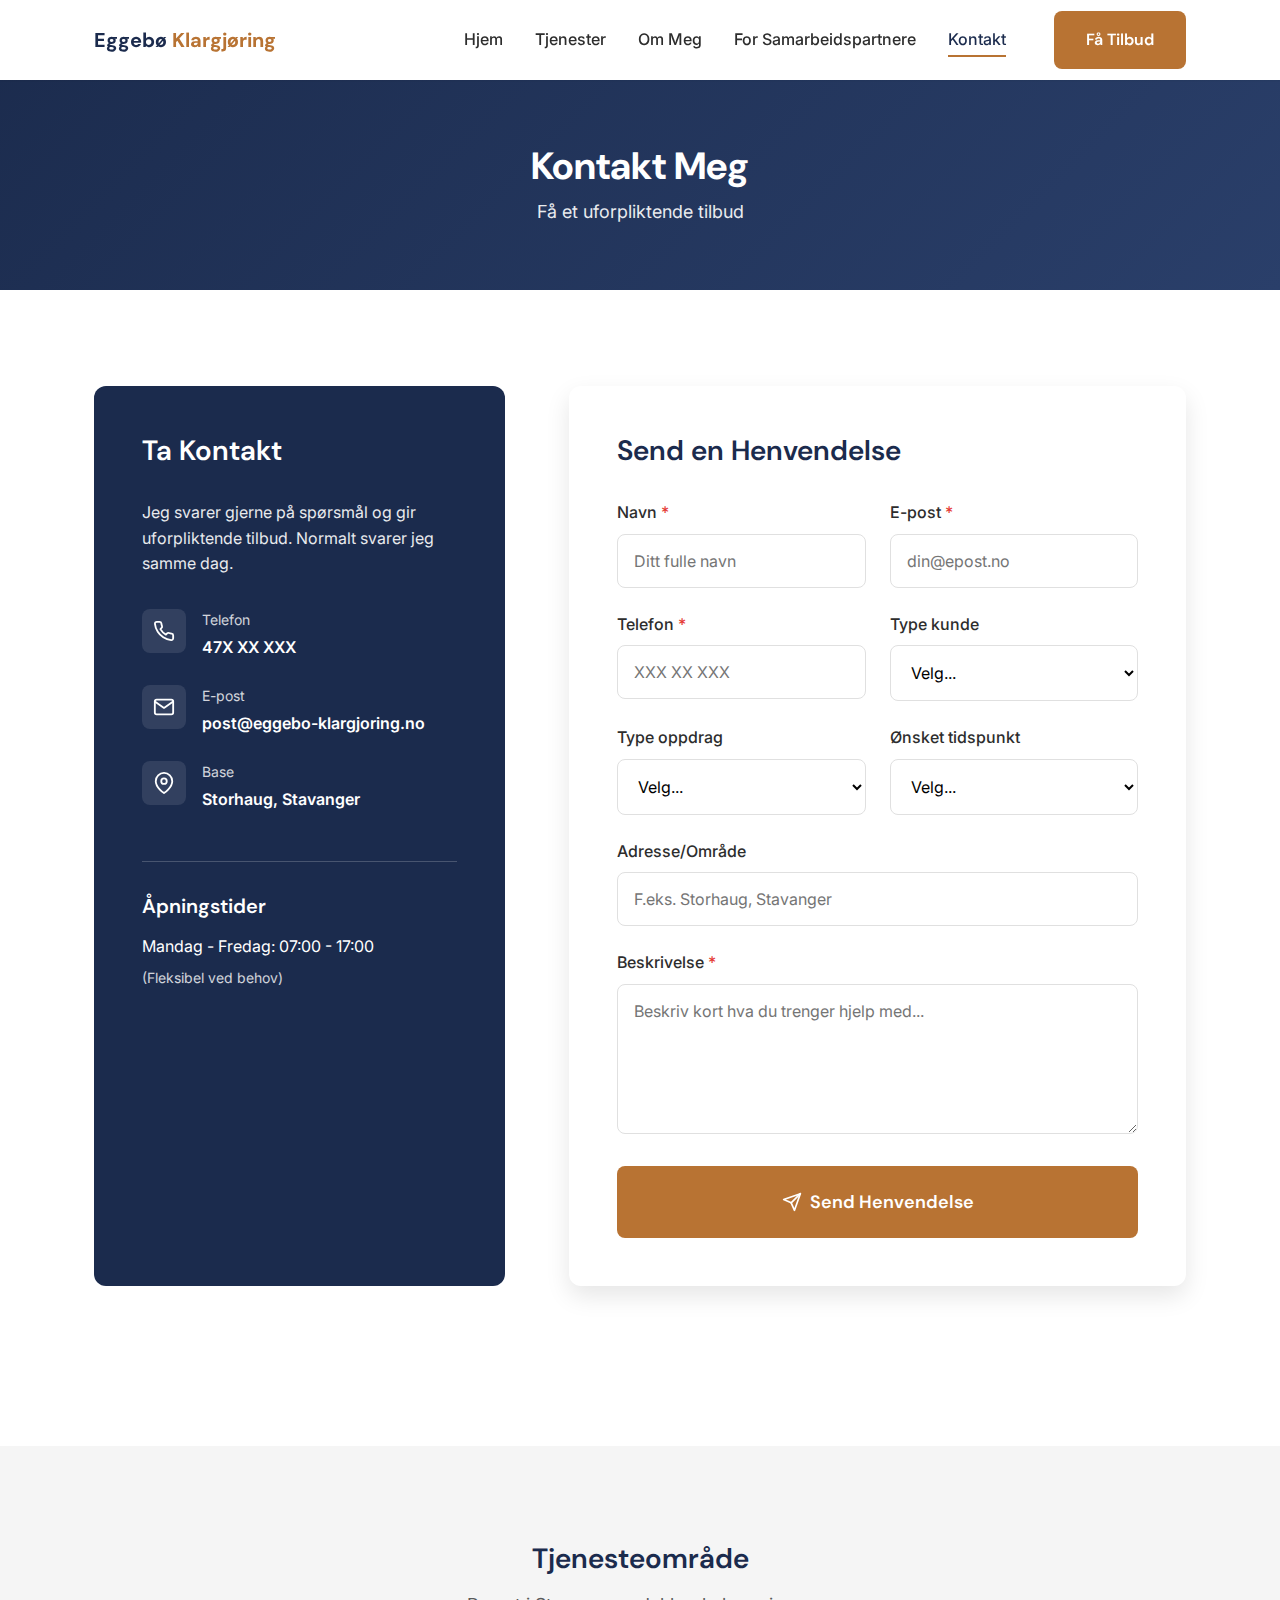
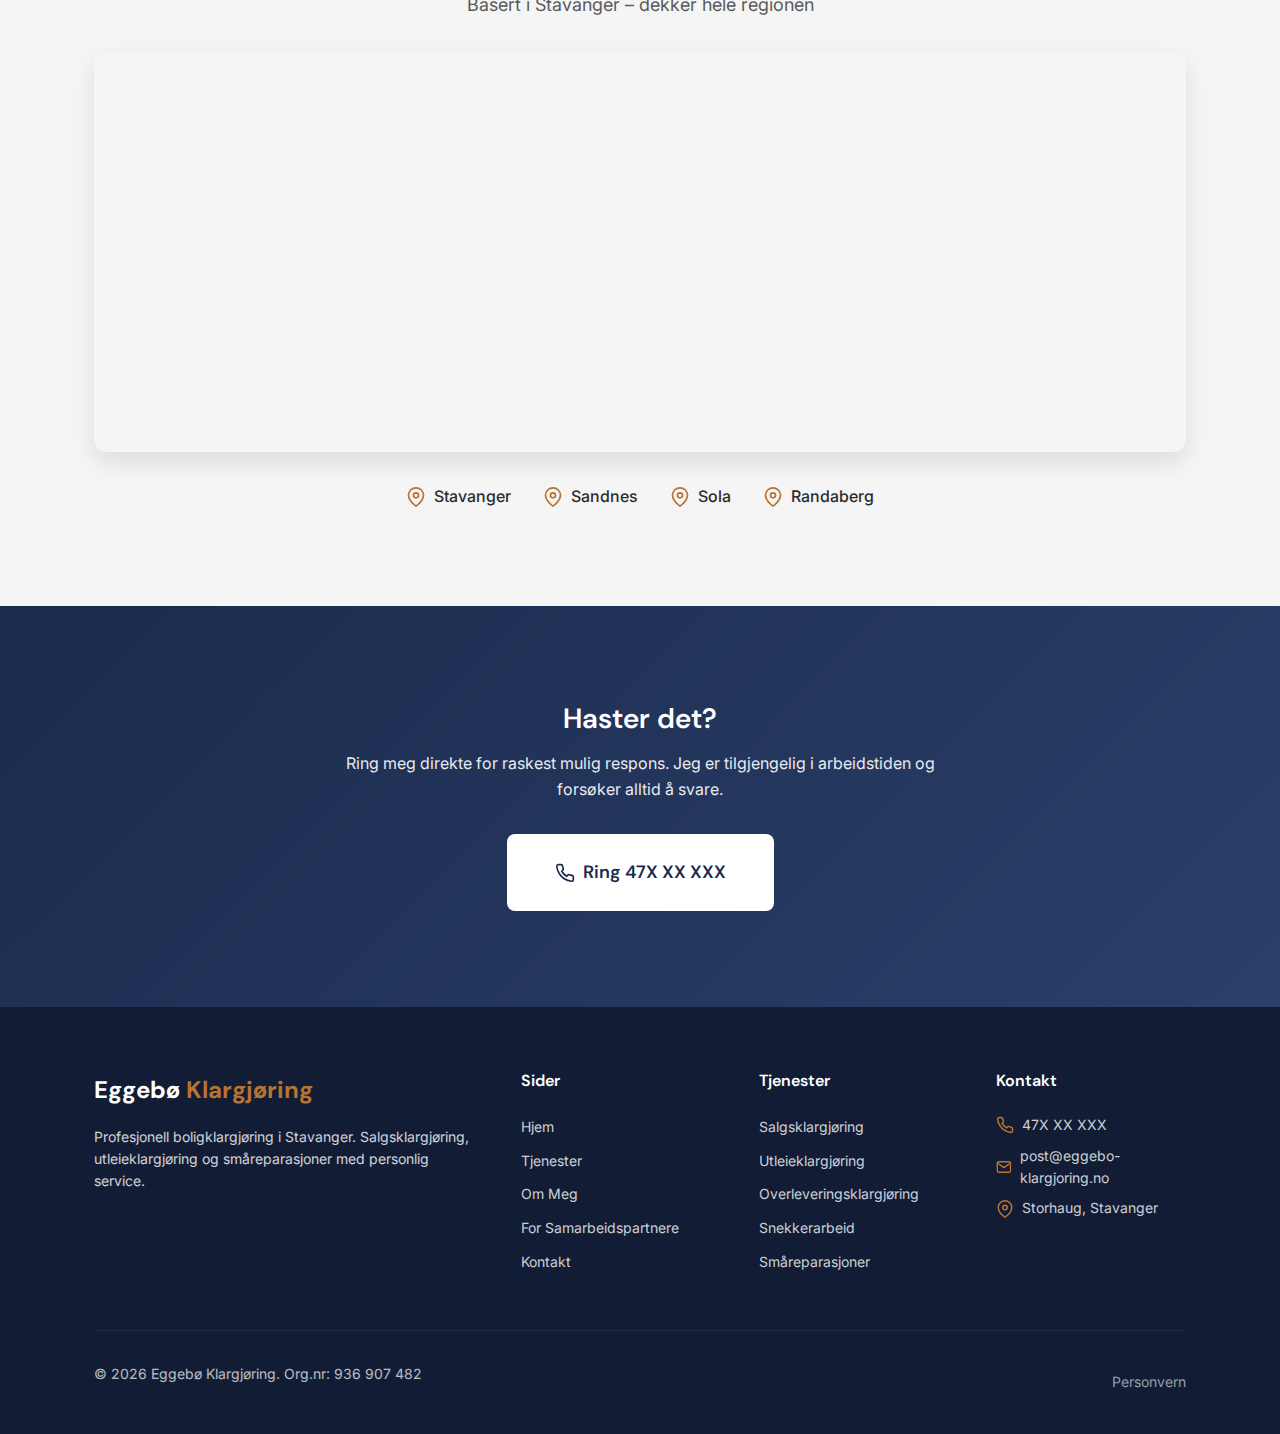
<file: kontakt.html>
<!DOCTYPE html>
<html lang="nb-NO">
<head>
    <meta charset="UTF-8">
    <meta name="viewport" content="width=device-width, initial-scale=1.0">
    <meta http-equiv="X-UA-Compatible" content="IE=edge">

    <!-- Primary Meta Tags -->
    <title>Kontakt Eggebø Klargjøring | Gratis Tilbud Stavanger</title>
    <meta name="description" content="Få et uforpliktende tilbud på boligklargjøring i Stavanger. Ring eller send melding - svar samme dag!">
    <meta name="keywords" content="kontakt boligklargjøring stavanger, tilbud klargjøring, snekker stavanger kontakt">
    <meta name="author" content="Eggebø Klargjøring">
    <meta name="robots" content="index, follow">

    <!-- Canonical URL -->
    <link rel="canonical" href="https://eggebo-klargjoring.no/kontakt.html">

    <!-- Open Graph / Facebook -->
    <meta property="og:type" content="website">
    <meta property="og:url" content="https://eggebo-klargjoring.no/kontakt.html">
    <meta property="og:title" content="Kontakt Eggebø Klargjøring | Gratis Tilbud Stavanger">
    <meta property="og:description" content="Få et uforpliktende tilbud på boligklargjøring i Stavanger. Svar samme dag!">
    <meta property="og:locale" content="nb_NO">

    <!-- Favicon -->
    <link rel="icon" type="image/x-icon" href="favicon.ico">

    <!-- Fonts -->
    <link rel="preconnect" href="https://fonts.googleapis.com">
    <link rel="preconnect" href="https://fonts.gstatic.com" crossorigin>
    <link href="https://fonts.googleapis.com/css2?family=DM+Sans:wght@400;500;600;700&family=Inter:wght@400;500;600&display=swap" rel="stylesheet">

    <!-- Stylesheets -->
    <link rel="stylesheet" href="css/style.css">
    <link rel="stylesheet" href="css/responsive.css">
</head>
<body>
    <!-- Header -->
    <header class="header">
        <div class="container">
            <div class="header__inner">
                <a href="index.html" class="logo">
                    <span class="logo__text">Eggebø <span>Klargjøring</span></span>
                </a>

                <nav class="nav">
                    <ul class="nav__list">
                        <li><a href="index.html" class="nav__link">Hjem</a></li>
                        <li><a href="tjenester.html" class="nav__link">Tjenester</a></li>
                        <li><a href="om-meg.html" class="nav__link">Om Meg</a></li>
                        <li><a href="samarbeidspartnere.html" class="nav__link">For Samarbeidspartnere</a></li>
                        <li><a href="kontakt.html" class="nav__link active">Kontakt</a></li>
                    </ul>
                    <a href="kontakt.html" class="btn btn--primary">Få Tilbud</a>
                </nav>

                <button class="menu-toggle" aria-label="Åpne meny">
                    <span></span>
                    <span></span>
                    <span></span>
                </button>
            </div>
        </div>
    </header>

    <!-- Page Header -->
    <section class="page-header">
        <div class="container">
            <h1>Kontakt Meg</h1>
            <p class="page-header__subtitle">Få et uforpliktende tilbud</p>
        </div>
    </section>

    <!-- Contact Section -->
    <section class="section">
        <div class="container">
            <div class="contact-grid">
                <!-- Contact Information -->
                <div class="contact-info">
                    <h2>Ta Kontakt</h2>
                    <p style="opacity: 0.9; margin-bottom: 2rem;">Jeg svarer gjerne på spørsmål og gir uforpliktende tilbud. Normalt svarer jeg samme dag.</p>

                    <div class="contact-info__item">
                        <div class="contact-info__icon">
                            <svg xmlns="http://www.w3.org/2000/svg" width="22" height="22" viewBox="0 0 24 24" fill="none" stroke="currentColor" stroke-width="2" stroke-linecap="round" stroke-linejoin="round"><path d="M22 16.92v3a2 2 0 0 1-2.18 2 19.79 19.79 0 0 1-8.63-3.07 19.5 19.5 0 0 1-6-6 19.79 19.79 0 0 1-3.07-8.67A2 2 0 0 1 4.11 2h3a2 2 0 0 1 2 1.72 12.84 12.84 0 0 0 .7 2.81 2 2 0 0 1-.45 2.11L8.09 9.91a16 16 0 0 0 6 6l1.27-1.27a2 2 0 0 1 2.11-.45 12.84 12.84 0 0 0 2.81.7A2 2 0 0 1 22 16.92z"></path></svg>
                        </div>
                        <div>
                            <div class="contact-info__label">Telefon</div>
                            <div class="contact-info__value">
                                <a href="tel:+4747XXXXXX">47X XX XXX</a>
                            </div>
                        </div>
                    </div>

                    <div class="contact-info__item">
                        <div class="contact-info__icon">
                            <svg xmlns="http://www.w3.org/2000/svg" width="22" height="22" viewBox="0 0 24 24" fill="none" stroke="currentColor" stroke-width="2" stroke-linecap="round" stroke-linejoin="round"><path d="M4 4h16c1.1 0 2 .9 2 2v12c0 1.1-.9 2-2 2H4c-1.1 0-2-.9-2-2V6c0-1.1.9-2 2-2z"></path><polyline points="22,6 12,13 2,6"></polyline></svg>
                        </div>
                        <div>
                            <div class="contact-info__label">E-post</div>
                            <div class="contact-info__value">
                                <a href="mailto:post@eggebo-klargjoring.no">post@eggebo-klargjoring.no</a>
                            </div>
                        </div>
                    </div>

                    <div class="contact-info__item">
                        <div class="contact-info__icon">
                            <svg xmlns="http://www.w3.org/2000/svg" width="22" height="22" viewBox="0 0 24 24" fill="none" stroke="currentColor" stroke-width="2" stroke-linecap="round" stroke-linejoin="round"><path d="M21 10c0 7-9 13-9 13s-9-6-9-13a9 9 0 0 1 18 0z"></path><circle cx="12" cy="10" r="3"></circle></svg>
                        </div>
                        <div>
                            <div class="contact-info__label">Base</div>
                            <div class="contact-info__value">Storhaug, Stavanger</div>
                        </div>
                    </div>

                    <div class="contact-info__hours">
                        <h3>Åpningstider</h3>
                        <p style="margin-bottom: 0.5rem;">Mandag - Fredag: 07:00 - 17:00</p>
                        <p style="opacity: 0.8; font-size: 0.875rem;">(Fleksibel ved behov)</p>
                    </div>
                </div>

                <!-- Contact Form -->
                <div class="contact-form">
                    <h2>Send en Henvendelse</h2>

                    <div id="form-status" class="form-status"></div>

                    <form id="contact-form">
                        <div class="form-row">
                            <div class="form-group">
                                <label for="name">Navn <span class="required">*</span></label>
                                <input type="text" id="name" name="name" required placeholder="Ditt fulle navn">
                            </div>
                            <div class="form-group">
                                <label for="email">E-post <span class="required">*</span></label>
                                <input type="email" id="email" name="email" required placeholder="din@epost.no">
                            </div>
                        </div>

                        <div class="form-row">
                            <div class="form-group">
                                <label for="phone">Telefon <span class="required">*</span></label>
                                <input type="tel" id="phone" name="phone" required placeholder="XXX XX XXX">
                            </div>
                            <div class="form-group">
                                <label for="customerType">Type kunde</label>
                                <select id="customerType" name="customerType">
                                    <option value="">Velg...</option>
                                    <option value="privat">Privat boligeier</option>
                                    <option value="megler">Eiendomsmegler</option>
                                    <option value="forvalter">Eiendomsforvalter</option>
                                    <option value="utleier">Utleier</option>
                                    <option value="annet">Annet</option>
                                </select>
                            </div>
                        </div>

                        <div class="form-row">
                            <div class="form-group">
                                <label for="jobType">Type oppdrag</label>
                                <select id="jobType" name="jobType">
                                    <option value="">Velg...</option>
                                    <option value="salgsklargjoring">Salgsklargjøring</option>
                                    <option value="utleieklargjoring">Utleieklargjøring</option>
                                    <option value="overleveringsklargjoring">Overleveringsklargjøring</option>
                                    <option value="smareparasjoner">Småreparasjoner</option>
                                    <option value="snekkerarbeid">Annet snekkerarbeid</option>
                                    <option value="annet">Annet</option>
                                </select>
                            </div>
                            <div class="form-group">
                                <label for="timing">Ønsket tidspunkt</label>
                                <select id="timing" name="timing">
                                    <option value="">Velg...</option>
                                    <option value="asap">Så snart som mulig</option>
                                    <option value="denne-uken">Denne uken</option>
                                    <option value="neste-uke">Neste uke</option>
                                    <option value="fleksibel">Fleksibel</option>
                                </select>
                            </div>
                        </div>

                        <div class="form-group">
                            <label for="address">Adresse/Område</label>
                            <input type="text" id="address" name="address" placeholder="F.eks. Storhaug, Stavanger">
                        </div>

                        <div class="form-group">
                            <label for="description">Beskrivelse <span class="required">*</span></label>
                            <textarea id="description" name="description" required placeholder="Beskriv kort hva du trenger hjelp med..."></textarea>
                        </div>

                        <button type="submit" class="btn btn--primary btn--large btn--block">
                            <svg xmlns="http://www.w3.org/2000/svg" width="20" height="20" viewBox="0 0 24 24" fill="none" stroke="currentColor" stroke-width="2" stroke-linecap="round" stroke-linejoin="round"><line x1="22" y1="2" x2="11" y2="13"></line><polygon points="22 2 15 22 11 13 2 9 22 2"></polygon></svg>
                            Send Henvendelse
                        </button>
                    </form>
                </div>
            </div>
        </div>
    </section>

    <!-- Map Section -->
    <section class="section section--gray contact-map">
        <div class="container">
            <h2 class="text-center">Tjenesteområde</h2>
            <p class="text-center lead mb-4">Basert i Stavanger – dekker hele regionen</p>

            <div class="contact-map__wrapper">
                <iframe
                    src="https://www.google.com/maps/embed?pb=!1m18!1m12!1m3!1d65471.55680595846!2d5.6687063!3d58.9699756!2m3!1f0!2f0!3f0!3m2!1i1024!2i768!4f13.1!3m3!1m2!1s0x463a3549dd29f795%3A0xa9e7cbee0c16a3cc!2sStavanger%2C%20Norway!5e0!3m2!1sen!2sus!4v1700000000000!5m2!1sen!2sus"
                    width="100%"
                    height="400"
                    style="border:0;"
                    allowfullscreen=""
                    loading="lazy"
                    referrerpolicy="no-referrer-when-downgrade"
                    title="Kart over Stavanger - Eggebø Klargjøring tjenesteområde">
                </iframe>
            </div>

            <div class="service-area__locations" style="margin-top: 2rem;">
                <div class="service-area__location">
                    <svg xmlns="http://www.w3.org/2000/svg" width="20" height="20" viewBox="0 0 24 24" fill="none" stroke="currentColor" stroke-width="2" stroke-linecap="round" stroke-linejoin="round"><path d="M21 10c0 7-9 13-9 13s-9-6-9-13a9 9 0 0 1 18 0z"></path><circle cx="12" cy="10" r="3"></circle></svg>
                    <span>Stavanger</span>
                </div>
                <div class="service-area__location">
                    <svg xmlns="http://www.w3.org/2000/svg" width="20" height="20" viewBox="0 0 24 24" fill="none" stroke="currentColor" stroke-width="2" stroke-linecap="round" stroke-linejoin="round"><path d="M21 10c0 7-9 13-9 13s-9-6-9-13a9 9 0 0 1 18 0z"></path><circle cx="12" cy="10" r="3"></circle></svg>
                    <span>Sandnes</span>
                </div>
                <div class="service-area__location">
                    <svg xmlns="http://www.w3.org/2000/svg" width="20" height="20" viewBox="0 0 24 24" fill="none" stroke="currentColor" stroke-width="2" stroke-linecap="round" stroke-linejoin="round"><path d="M21 10c0 7-9 13-9 13s-9-6-9-13a9 9 0 0 1 18 0z"></path><circle cx="12" cy="10" r="3"></circle></svg>
                    <span>Sola</span>
                </div>
                <div class="service-area__location">
                    <svg xmlns="http://www.w3.org/2000/svg" width="20" height="20" viewBox="0 0 24 24" fill="none" stroke="currentColor" stroke-width="2" stroke-linecap="round" stroke-linejoin="round"><path d="M21 10c0 7-9 13-9 13s-9-6-9-13a9 9 0 0 1 18 0z"></path><circle cx="12" cy="10" r="3"></circle></svg>
                    <span>Randaberg</span>
                </div>
            </div>
        </div>
    </section>

    <!-- Quick Contact CTA -->
    <section class="section cta">
        <div class="container">
            <h2>Haster det?</h2>
            <p class="cta__text">Ring meg direkte for raskest mulig respons. Jeg er tilgjengelig i arbeidstiden og forsøker alltid å svare.</p>
            <div class="cta__buttons">
                <a href="tel:+4747XXXXXX" class="btn btn--white btn--large">
                    <svg xmlns="http://www.w3.org/2000/svg" width="20" height="20" viewBox="0 0 24 24" fill="none" stroke="currentColor" stroke-width="2" stroke-linecap="round" stroke-linejoin="round"><path d="M22 16.92v3a2 2 0 0 1-2.18 2 19.79 19.79 0 0 1-8.63-3.07 19.5 19.5 0 0 1-6-6 19.79 19.79 0 0 1-3.07-8.67A2 2 0 0 1 4.11 2h3a2 2 0 0 1 2 1.72 12.84 12.84 0 0 0 .7 2.81 2 2 0 0 1-.45 2.11L8.09 9.91a16 16 0 0 0 6 6l1.27-1.27a2 2 0 0 1 2.11-.45 12.84 12.84 0 0 0 2.81.7A2 2 0 0 1 22 16.92z"></path></svg>
                    Ring 47X XX XXX
                </a>
            </div>
        </div>
    </section>

    <!-- Footer -->
    <footer class="footer">
        <div class="container">
            <div class="footer__grid">
                <div class="footer__brand">
                    <div class="logo">
                        <span class="logo__text">Eggebø <span>Klargjøring</span></span>
                    </div>
                    <p>Profesjonell boligklargjøring i Stavanger. Salgsklargjøring, utleieklargjøring og småreparasjoner med personlig service.</p>
                </div>

                <div class="footer__nav">
                    <h4>Sider</h4>
                    <ul class="footer__links">
                        <li><a href="index.html">Hjem</a></li>
                        <li><a href="tjenester.html">Tjenester</a></li>
                        <li><a href="om-meg.html">Om Meg</a></li>
                        <li><a href="samarbeidspartnere.html">For Samarbeidspartnere</a></li>
                        <li><a href="kontakt.html">Kontakt</a></li>
                    </ul>
                </div>

                <div class="footer__services">
                    <h4>Tjenester</h4>
                    <ul class="footer__links">
                        <li><a href="tjenester.html#salgsklargjoring">Salgsklargjøring</a></li>
                        <li><a href="tjenester.html#utleieklargjoring">Utleieklargjøring</a></li>
                        <li><a href="tjenester.html#overleveringsklargjoring">Overleveringsklargjøring</a></li>
                        <li><a href="tjenester.html#snekkerarbeid">Snekkerarbeid</a></li>
                        <li><a href="tjenester.html#smareparasjoner">Småreparasjoner</a></li>
                    </ul>
                </div>

                <div class="footer__contact-info">
                    <h4>Kontakt</h4>
                    <ul class="footer__contact">
                        <li>
                            <svg xmlns="http://www.w3.org/2000/svg" width="18" height="18" viewBox="0 0 24 24" fill="none" stroke="currentColor" stroke-width="2" stroke-linecap="round" stroke-linejoin="round"><path d="M22 16.92v3a2 2 0 0 1-2.18 2 19.79 19.79 0 0 1-8.63-3.07 19.5 19.5 0 0 1-6-6 19.79 19.79 0 0 1-3.07-8.67A2 2 0 0 1 4.11 2h3a2 2 0 0 1 2 1.72 12.84 12.84 0 0 0 .7 2.81 2 2 0 0 1-.45 2.11L8.09 9.91a16 16 0 0 0 6 6l1.27-1.27a2 2 0 0 1 2.11-.45 12.84 12.84 0 0 0 2.81.7A2 2 0 0 1 22 16.92z"></path></svg>
                            <a href="tel:+4747XXXXXX">47X XX XXX</a>
                        </li>
                        <li>
                            <svg xmlns="http://www.w3.org/2000/svg" width="18" height="18" viewBox="0 0 24 24" fill="none" stroke="currentColor" stroke-width="2" stroke-linecap="round" stroke-linejoin="round"><path d="M4 4h16c1.1 0 2 .9 2 2v12c0 1.1-.9 2-2 2H4c-1.1 0-2-.9-2-2V6c0-1.1.9-2 2-2z"></path><polyline points="22,6 12,13 2,6"></polyline></svg>
                            <a href="mailto:post@eggebo-klargjoring.no">post@eggebo-klargjoring.no</a>
                        </li>
                        <li>
                            <svg xmlns="http://www.w3.org/2000/svg" width="18" height="18" viewBox="0 0 24 24" fill="none" stroke="currentColor" stroke-width="2" stroke-linecap="round" stroke-linejoin="round"><path d="M21 10c0 7-9 13-9 13s-9-6-9-13a9 9 0 0 1 18 0z"></path><circle cx="12" cy="10" r="3"></circle></svg>
                            <span>Storhaug, Stavanger</span>
                        </li>
                    </ul>
                </div>
            </div>

            <div class="footer__bottom">
                <p>&copy; 2026 Eggebø Klargjøring. Org.nr: 936 907 482</p>
                <div class="footer__legal">
                    <a href="#">Personvern</a>
                </div>
            </div>
        </div>
    </footer>

    <!-- JavaScript -->
    <script src="js/main.js"></script>
</body>
</html>
</file>
<file: css/style.css>
/* =====================================================
   EGGEBØ KLARGJØRING - Main Stylesheet
   Professional Property Preparation Services Stavanger
   ===================================================== */

/* =====================================================
   CSS CUSTOM PROPERTIES (Design System)
   ===================================================== */
:root {
    /* Primary Colors */
    --color-primary: #1B2B4D;
    --color-primary-light: #2A3F6A;
    --color-primary-dark: #121D35;

    /* Secondary Colors */
    --color-secondary: #B87333;
    --color-secondary-light: #D4915A;
    --color-secondary-dark: #8F5926;

    /* Accent Colors */
    --color-accent: #3AA89F;
    --color-accent-light: #5CBDB5;
    --color-accent-dark: #2D847D;

    /* Neutral Colors */
    --color-light: #FAFAFA;
    --color-white: #FFFFFF;
    --color-gray-100: #F5F5F5;
    --color-gray-200: #EEEEEE;
    --color-gray-300: #E0E0E0;
    --color-gray-400: #BDBDBD;
    --color-gray-500: #9E9E9E;
    --color-gray-600: #757575;
    --color-text: #2D2D2D;
    --color-text-light: #5A5A5A;

    /* Feedback Colors */
    --color-success: #4CAF50;
    --color-error: #E53935;
    --color-warning: #FF9800;

    /* Typography */
    --font-heading: 'DM Sans', sans-serif;
    --font-body: 'Inter', sans-serif;

    /* Font Sizes */
    --text-xs: 0.75rem;
    --text-sm: 0.875rem;
    --text-base: 1rem;
    --text-lg: 1.125rem;
    --text-xl: 1.25rem;
    --text-2xl: 1.5rem;
    --text-3xl: 1.75rem;
    --text-4xl: 2.375rem;

    /* Font Weights */
    --font-regular: 400;
    --font-medium: 500;
    --font-semibold: 600;
    --font-bold: 700;

    /* Spacing */
    --space-xs: 0.25rem;
    --space-sm: 0.5rem;
    --space-md: 1rem;
    --space-lg: 1.5rem;
    --space-xl: 2rem;
    --space-2xl: 3rem;
    --space-3xl: 4rem;
    --space-4xl: 6rem;

    /* Layout */
    --max-width: 1140px;
    --container-padding: 1.5rem;

    /* Border Radius */
    --radius-sm: 4px;
    --radius-md: 8px;
    --radius-lg: 12px;
    --radius-xl: 16px;
    --radius-full: 50%;

    /* Shadows */
    --shadow-sm: 0 1px 2px rgba(0, 0, 0, 0.05);
    --shadow-md: 0 4px 6px rgba(0, 0, 0, 0.07);
    --shadow-lg: 0 10px 25px rgba(0, 0, 0, 0.1);
    --shadow-xl: 0 20px 40px rgba(0, 0, 0, 0.12);

    /* Transitions */
    --transition-fast: 150ms ease;
    --transition-base: 250ms ease;
    --transition-slow: 400ms ease;

    /* Z-index */
    --z-dropdown: 100;
    --z-sticky: 200;
    --z-fixed: 300;
    --z-modal: 400;
    --z-tooltip: 500;
}

/* =====================================================
   RESET & BASE STYLES
   ===================================================== */
*,
*::before,
*::after {
    box-sizing: border-box;
    margin: 0;
    padding: 0;
}

html {
    scroll-behavior: smooth;
    -webkit-text-size-adjust: 100%;
}

body {
    font-family: var(--font-body);
    font-size: var(--text-base);
    font-weight: var(--font-regular);
    line-height: 1.6;
    color: var(--color-text);
    background-color: var(--color-white);
    -webkit-font-smoothing: antialiased;
    -moz-osx-font-smoothing: grayscale;
}

img {
    max-width: 100%;
    height: auto;
    display: block;
}

a {
    color: inherit;
    text-decoration: none;
    transition: color var(--transition-fast);
}

ul, ol {
    list-style: none;
}

button {
    font-family: inherit;
    font-size: inherit;
    cursor: pointer;
    border: none;
    background: none;
}

input, textarea, select {
    font-family: inherit;
    font-size: inherit;
}

/* =====================================================
   TYPOGRAPHY
   ===================================================== */
h1, h2, h3, h4, h5, h6 {
    font-family: var(--font-heading);
    font-weight: var(--font-bold);
    line-height: 1.2;
    color: var(--color-primary);
}

h1 {
    font-size: var(--text-4xl);
    margin-bottom: var(--space-lg);
}

h2 {
    font-size: var(--text-3xl);
    font-weight: var(--font-semibold);
    margin-bottom: var(--space-md);
}

h3 {
    font-size: var(--text-xl);
    font-weight: var(--font-semibold);
    margin-bottom: var(--space-sm);
}

h4 {
    font-size: var(--text-lg);
    font-weight: var(--font-semibold);
}

p {
    margin-bottom: var(--space-md);
}

p:last-child {
    margin-bottom: 0;
}

.lead {
    font-size: var(--text-lg);
    color: var(--color-text-light);
}

/* =====================================================
   LAYOUT
   ===================================================== */
.container {
    width: 100%;
    max-width: var(--max-width);
    margin: 0 auto;
    padding: 0 var(--container-padding);
}

.section {
    padding: var(--space-4xl) 0;
}

.section--gray {
    background-color: var(--color-gray-100);
}

.section--primary {
    background-color: var(--color-primary);
    color: var(--color-white);
}

.section--primary h2,
.section--primary h3 {
    color: var(--color-white);
}

/* =====================================================
   HEADER & NAVIGATION
   ===================================================== */
.header {
    position: fixed;
    top: 0;
    left: 0;
    right: 0;
    z-index: var(--z-fixed);
    background-color: var(--color-white);
    box-shadow: var(--shadow-sm);
    transition: box-shadow var(--transition-base);
}

.header.scrolled {
    box-shadow: var(--shadow-md);
}

.header__inner {
    display: flex;
    align-items: center;
    justify-content: space-between;
    height: 80px;
}

.logo {
    display: flex;
    align-items: center;
    gap: var(--space-sm);
}

.logo__text {
    font-family: var(--font-heading);
    font-size: var(--text-xl);
    font-weight: var(--font-bold);
    color: var(--color-primary);
}

.logo__text span {
    color: var(--color-secondary);
}

.nav {
    display: flex;
    align-items: center;
    gap: var(--space-2xl);
}

.nav__list {
    display: flex;
    align-items: center;
    gap: var(--space-xl);
}

.nav__link {
    font-weight: var(--font-medium);
    color: var(--color-text);
    position: relative;
    padding: var(--space-sm) 0;
}

.nav__link::after {
    content: '';
    position: absolute;
    bottom: 0;
    left: 0;
    width: 0;
    height: 2px;
    background-color: var(--color-secondary);
    transition: width var(--transition-base);
}

.nav__link:hover::after,
.nav__link.active::after {
    width: 100%;
}

.nav__link:hover,
.nav__link.active {
    color: var(--color-primary);
}

.header__cta {
    display: none;
}

/* Mobile Menu */
.menu-toggle {
    display: none;
    flex-direction: column;
    gap: 5px;
    padding: var(--space-sm);
    z-index: var(--z-modal);
}

.menu-toggle span {
    display: block;
    width: 24px;
    height: 2px;
    background-color: var(--color-primary);
    transition: all var(--transition-base);
}

.menu-toggle.active span:nth-child(1) {
    transform: rotate(45deg) translate(5px, 5px);
}

.menu-toggle.active span:nth-child(2) {
    opacity: 0;
}

.menu-toggle.active span:nth-child(3) {
    transform: rotate(-45deg) translate(5px, -5px);
}

/* =====================================================
   BUTTONS
   ===================================================== */
.btn {
    display: inline-flex;
    align-items: center;
    justify-content: center;
    gap: var(--space-sm);
    padding: var(--space-md) var(--space-xl);
    font-family: var(--font-heading);
    font-weight: var(--font-semibold);
    font-size: var(--text-base);
    border-radius: var(--radius-md);
    transition: all var(--transition-base);
    cursor: pointer;
    text-align: center;
    white-space: nowrap;
}

.btn--primary {
    background-color: var(--color-secondary);
    color: var(--color-white);
}

.btn--primary:hover {
    background-color: var(--color-secondary-dark);
    transform: translateY(-2px);
    box-shadow: var(--shadow-md);
}

.btn--secondary {
    background-color: var(--color-primary);
    color: var(--color-white);
}

.btn--secondary:hover {
    background-color: var(--color-primary-light);
    transform: translateY(-2px);
    box-shadow: var(--shadow-md);
}

.btn--outline {
    background-color: transparent;
    color: var(--color-primary);
    border: 2px solid var(--color-primary);
}

.btn--outline:hover {
    background-color: var(--color-primary);
    color: var(--color-white);
}

.btn--white {
    background-color: var(--color-white);
    color: var(--color-primary);
}

.btn--white:hover {
    background-color: var(--color-gray-100);
    transform: translateY(-2px);
}

.btn--large {
    padding: var(--space-lg) var(--space-2xl);
    font-size: var(--text-lg);
}

.btn--small {
    padding: var(--space-sm) var(--space-md);
    font-size: var(--text-sm);
}

.btn--block {
    width: 100%;
}

/* =====================================================
   HERO SECTION
   ===================================================== */
.hero {
    position: relative;
    min-height: 90vh;
    display: flex;
    align-items: center;
    padding-top: 80px;
    background: linear-gradient(135deg, var(--color-primary) 0%, var(--color-primary-light) 100%);
    overflow: hidden;
}

.hero::before {
    content: '';
    position: absolute;
    top: 0;
    left: 0;
    right: 0;
    bottom: 0;
    background: url('../images/hero/hero-bg.jpg') center/cover no-repeat;
    opacity: 0.15;
}

.hero__inner {
    position: relative;
    z-index: 1;
    display: grid;
    grid-template-columns: 1fr 1fr;
    gap: var(--space-3xl);
    align-items: center;
}

.hero__content {
    color: var(--color-white);
}

.hero__badge {
    display: inline-block;
    padding: var(--space-sm) var(--space-md);
    background-color: rgba(255, 255, 255, 0.1);
    border-radius: var(--radius-full);
    font-size: var(--text-sm);
    font-weight: var(--font-medium);
    margin-bottom: var(--space-lg);
    backdrop-filter: blur(4px);
}

.hero__title {
    font-size: clamp(2rem, 5vw, 3rem);
    color: var(--color-white);
    margin-bottom: var(--space-lg);
    line-height: 1.1;
}

.hero__subtitle {
    font-size: var(--text-xl);
    opacity: 0.9;
    margin-bottom: var(--space-2xl);
    max-width: 500px;
}

.hero__buttons {
    display: flex;
    gap: var(--space-md);
    flex-wrap: wrap;
}

.hero__image {
    position: relative;
}

.hero__image img {
    border-radius: var(--radius-lg);
    box-shadow: var(--shadow-xl);
}

/* Quick Contact Bar */
.quick-contact {
    background-color: var(--color-secondary);
    padding: var(--space-md) 0;
}

.quick-contact__inner {
    display: flex;
    justify-content: center;
    gap: var(--space-2xl);
    flex-wrap: wrap;
}

.quick-contact__item {
    display: flex;
    align-items: center;
    gap: var(--space-sm);
    color: var(--color-white);
    font-weight: var(--font-medium);
}

.quick-contact__item svg {
    width: 20px;
    height: 20px;
}

.quick-contact__item a {
    color: var(--color-white);
}

.quick-contact__item a:hover {
    text-decoration: underline;
}

/* =====================================================
   INTRO SECTION
   ===================================================== */
.intro {
    text-align: center;
    max-width: 800px;
    margin: 0 auto;
}

.intro__text {
    font-size: var(--text-lg);
    color: var(--color-text-light);
}

/* =====================================================
   SERVICES GRID
   ===================================================== */
.services-grid {
    display: grid;
    grid-template-columns: repeat(auto-fit, minmax(260px, 1fr));
    gap: var(--space-xl);
    margin-top: var(--space-2xl);
}

.service-card {
    background-color: var(--color-white);
    border-radius: var(--radius-lg);
    padding: var(--space-xl);
    box-shadow: var(--shadow-md);
    transition: all var(--transition-base);
    border: 1px solid var(--color-gray-200);
}

.service-card:hover {
    transform: translateY(-5px);
    box-shadow: var(--shadow-lg);
    border-color: var(--color-secondary);
}

.service-card__icon {
    width: 60px;
    height: 60px;
    display: flex;
    align-items: center;
    justify-content: center;
    background-color: var(--color-primary);
    border-radius: var(--radius-md);
    margin-bottom: var(--space-lg);
}

.service-card__icon svg {
    width: 30px;
    height: 30px;
    color: var(--color-white);
}

.service-card__title {
    margin-bottom: var(--space-sm);
}

.service-card__text {
    color: var(--color-text-light);
    font-size: var(--text-sm);
}

.service-card__link {
    display: inline-flex;
    align-items: center;
    gap: var(--space-xs);
    color: var(--color-secondary);
    font-weight: var(--font-semibold);
    margin-top: var(--space-md);
}

.service-card__link:hover {
    gap: var(--space-sm);
}

/* =====================================================
   WHY CHOOSE US
   ===================================================== */
.benefits {
    display: grid;
    grid-template-columns: repeat(auto-fit, minmax(300px, 1fr));
    gap: var(--space-xl);
}

.benefit {
    display: flex;
    gap: var(--space-md);
}

.benefit__icon {
    flex-shrink: 0;
    width: 50px;
    height: 50px;
    display: flex;
    align-items: center;
    justify-content: center;
    background-color: var(--color-accent);
    border-radius: var(--radius-full);
    color: var(--color-white);
}

.benefit__icon svg {
    width: 24px;
    height: 24px;
}

.benefit__content h3 {
    margin-bottom: var(--space-xs);
}

.benefit__content p {
    color: var(--color-text-light);
    font-size: var(--text-sm);
}

/* =====================================================
   FOR PROFESSIONALS
   ===================================================== */
.professionals {
    display: grid;
    grid-template-columns: 1fr 1fr;
    gap: var(--space-3xl);
    align-items: center;
}

.professionals__image img {
    border-radius: var(--radius-lg);
    box-shadow: var(--shadow-lg);
}

.professionals__list {
    margin: var(--space-lg) 0;
}

.professionals__list li {
    display: flex;
    align-items: flex-start;
    gap: var(--space-sm);
    margin-bottom: var(--space-md);
}

.professionals__list li::before {
    content: '';
    width: 20px;
    height: 20px;
    background-color: var(--color-accent);
    mask: url("data:image/svg+xml,%3Csvg xmlns='http://www.w3.org/2000/svg' viewBox='0 0 24 24' fill='currentColor'%3E%3Cpath d='M9 16.17L4.83 12l-1.42 1.41L9 19 21 7l-1.41-1.41z'/%3E%3C/svg%3E") center/contain no-repeat;
    flex-shrink: 0;
    margin-top: 2px;
}

/* =====================================================
   SERVICE AREA
   ===================================================== */
.service-area {
    text-align: center;
}

.service-area__map {
    margin: var(--space-2xl) auto;
    max-width: 600px;
    border-radius: var(--radius-lg);
    overflow: hidden;
    box-shadow: var(--shadow-lg);
}

.service-area__locations {
    display: flex;
    justify-content: center;
    gap: var(--space-xl);
    flex-wrap: wrap;
    margin-top: var(--space-xl);
}

.service-area__location {
    display: flex;
    align-items: center;
    gap: var(--space-sm);
    font-weight: var(--font-medium);
}

.service-area__location svg {
    color: var(--color-secondary);
}

/* =====================================================
   CTA SECTION
   ===================================================== */
.cta {
    text-align: center;
    background: linear-gradient(135deg, var(--color-primary) 0%, var(--color-primary-light) 100%);
    color: var(--color-white);
}

.cta h2 {
    color: var(--color-white);
}

.cta__text {
    max-width: 600px;
    margin: 0 auto var(--space-xl);
    opacity: 0.9;
}

.cta__buttons {
    display: flex;
    justify-content: center;
    gap: var(--space-md);
    flex-wrap: wrap;
}

/* =====================================================
   SERVICES PAGE
   ===================================================== */
.page-header {
    padding: calc(80px + var(--space-3xl)) 0 var(--space-3xl);
    background: linear-gradient(135deg, var(--color-primary) 0%, var(--color-primary-light) 100%);
    text-align: center;
    color: var(--color-white);
}

.page-header h1 {
    color: var(--color-white);
    margin-bottom: var(--space-sm);
}

.page-header__subtitle {
    font-size: var(--text-lg);
    opacity: 0.9;
}

.service-detail {
    display: grid;
    grid-template-columns: 1fr 1fr;
    gap: var(--space-3xl);
    align-items: center;
}

.service-detail:nth-child(even) {
    direction: rtl;
}

.service-detail:nth-child(even) > * {
    direction: ltr;
}

.service-detail__content h2 {
    position: relative;
    padding-bottom: var(--space-md);
    margin-bottom: var(--space-lg);
}

.service-detail__content h2::after {
    content: '';
    position: absolute;
    bottom: 0;
    left: 0;
    width: 60px;
    height: 3px;
    background-color: var(--color-secondary);
}

.service-detail__list {
    margin: var(--space-lg) 0;
}

.service-detail__list li {
    display: flex;
    align-items: flex-start;
    gap: var(--space-sm);
    margin-bottom: var(--space-sm);
    color: var(--color-text-light);
}

.service-detail__list li::before {
    content: '';
    width: 8px;
    height: 8px;
    background-color: var(--color-secondary);
    border-radius: var(--radius-full);
    flex-shrink: 0;
    margin-top: 8px;
}

.service-detail__highlight {
    background-color: var(--color-gray-100);
    padding: var(--space-md);
    border-radius: var(--radius-md);
    border-left: 4px solid var(--color-secondary);
    font-style: italic;
    color: var(--color-text-light);
}

.service-detail__image img {
    border-radius: var(--radius-lg);
    box-shadow: var(--shadow-lg);
}

/* Pricing Section */
.pricing {
    background-color: var(--color-gray-100);
    text-align: center;
}

.pricing__card {
    background-color: var(--color-white);
    border-radius: var(--radius-lg);
    padding: var(--space-2xl);
    max-width: 600px;
    margin: var(--space-xl) auto 0;
    box-shadow: var(--shadow-md);
}

.pricing__item {
    display: flex;
    justify-content: space-between;
    align-items: center;
    padding: var(--space-md) 0;
    border-bottom: 1px solid var(--color-gray-200);
}

.pricing__item:last-child {
    border-bottom: none;
}

.pricing__label {
    font-weight: var(--font-medium);
}

.pricing__value {
    font-weight: var(--font-bold);
    color: var(--color-primary);
}

.pricing__note {
    margin-top: var(--space-lg);
    color: var(--color-text-light);
    font-size: var(--text-sm);
}

/* =====================================================
   ABOUT PAGE
   ===================================================== */
.about-intro {
    display: grid;
    grid-template-columns: 2fr 1fr;
    gap: var(--space-3xl);
    align-items: start;
}

.about-intro__image img {
    border-radius: var(--radius-lg);
    box-shadow: var(--shadow-lg);
}

.values {
    display: grid;
    grid-template-columns: repeat(auto-fit, minmax(250px, 1fr));
    gap: var(--space-xl);
}

.value-card {
    text-align: center;
    padding: var(--space-xl);
}

.value-card__icon {
    width: 70px;
    height: 70px;
    display: flex;
    align-items: center;
    justify-content: center;
    background-color: var(--color-primary);
    border-radius: var(--radius-full);
    margin: 0 auto var(--space-lg);
}

.value-card__icon svg {
    width: 32px;
    height: 32px;
    color: var(--color-white);
}

.value-card h3 {
    text-transform: uppercase;
    letter-spacing: 1px;
    font-size: var(--text-base);
    margin-bottom: var(--space-sm);
}

.value-card p {
    color: var(--color-text-light);
    font-size: var(--text-sm);
}

/* =====================================================
   PARTNERS PAGE
   ===================================================== */
.partner-benefits {
    display: grid;
    grid-template-columns: repeat(auto-fit, minmax(300px, 1fr));
    gap: var(--space-xl);
}

.partner-card {
    background-color: var(--color-white);
    border-radius: var(--radius-lg);
    padding: var(--space-xl);
    box-shadow: var(--shadow-md);
    border-top: 4px solid var(--color-secondary);
}

.partner-card h3 {
    margin-bottom: var(--space-md);
}

.partner-card ul {
    margin-top: var(--space-md);
}

.partner-card li {
    display: flex;
    align-items: flex-start;
    gap: var(--space-sm);
    margin-bottom: var(--space-sm);
    color: var(--color-text-light);
}

.partner-card li::before {
    content: '';
    width: 16px;
    height: 16px;
    background-color: var(--color-accent);
    mask: url("data:image/svg+xml,%3Csvg xmlns='http://www.w3.org/2000/svg' viewBox='0 0 24 24' fill='currentColor'%3E%3Cpath d='M9 16.17L4.83 12l-1.42 1.41L9 19 21 7l-1.41-1.41z'/%3E%3C/svg%3E") center/contain no-repeat;
    flex-shrink: 0;
    margin-top: 3px;
}

.collaboration-benefits {
    background-color: var(--color-primary);
    color: var(--color-white);
    border-radius: var(--radius-lg);
    padding: var(--space-2xl);
    margin-top: var(--space-3xl);
}

.collaboration-benefits h3 {
    color: var(--color-white);
    margin-bottom: var(--space-lg);
}

.collaboration-benefits__grid {
    display: grid;
    grid-template-columns: repeat(auto-fit, minmax(200px, 1fr));
    gap: var(--space-lg);
}

.collaboration-benefits__item {
    display: flex;
    align-items: center;
    gap: var(--space-sm);
}

.collaboration-benefits__item svg {
    color: var(--color-secondary);
    flex-shrink: 0;
}

/* =====================================================
   CONTACT PAGE
   ===================================================== */
.contact-grid {
    display: grid;
    grid-template-columns: 1fr 1.5fr;
    gap: var(--space-3xl);
}

.contact-info {
    background-color: var(--color-primary);
    color: var(--color-white);
    border-radius: var(--radius-lg);
    padding: var(--space-2xl);
}

.contact-info h2 {
    color: var(--color-white);
    margin-bottom: var(--space-xl);
}

.contact-info__item {
    display: flex;
    align-items: flex-start;
    gap: var(--space-md);
    margin-bottom: var(--space-lg);
}

.contact-info__icon {
    width: 44px;
    height: 44px;
    display: flex;
    align-items: center;
    justify-content: center;
    background-color: rgba(255, 255, 255, 0.1);
    border-radius: var(--radius-md);
    flex-shrink: 0;
}

.contact-info__icon svg {
    width: 22px;
    height: 22px;
}

.contact-info__label {
    font-size: var(--text-sm);
    opacity: 0.8;
    margin-bottom: var(--space-xs);
}

.contact-info__value {
    font-weight: var(--font-semibold);
}

.contact-info__value a {
    color: var(--color-white);
}

.contact-info__value a:hover {
    text-decoration: underline;
}

.contact-info__hours {
    margin-top: var(--space-2xl);
    padding-top: var(--space-xl);
    border-top: 1px solid rgba(255, 255, 255, 0.2);
}

.contact-info__hours h3 {
    color: var(--color-white);
    margin-bottom: var(--space-md);
}

/* Contact Form */
.contact-form {
    background-color: var(--color-white);
    border-radius: var(--radius-lg);
    padding: var(--space-2xl);
    box-shadow: var(--shadow-lg);
}

.contact-form h2 {
    margin-bottom: var(--space-xl);
}

.form-row {
    display: grid;
    grid-template-columns: 1fr 1fr;
    gap: var(--space-lg);
}

.form-group {
    margin-bottom: var(--space-lg);
}

.form-group label {
    display: block;
    font-weight: var(--font-medium);
    margin-bottom: var(--space-sm);
    color: var(--color-text);
}

.form-group label .required {
    color: var(--color-error);
}

.form-group input,
.form-group select,
.form-group textarea {
    width: 100%;
    padding: var(--space-md);
    border: 1px solid var(--color-gray-300);
    border-radius: var(--radius-md);
    transition: all var(--transition-fast);
    background-color: var(--color-white);
}

.form-group input:focus,
.form-group select:focus,
.form-group textarea:focus {
    outline: none;
    border-color: var(--color-primary);
    box-shadow: 0 0 0 3px rgba(27, 43, 77, 0.1);
}

.form-group textarea {
    min-height: 150px;
    resize: vertical;
}

.form-group input.error,
.form-group select.error,
.form-group textarea.error {
    border-color: var(--color-error);
}

.form-error {
    color: var(--color-error);
    font-size: var(--text-sm);
    margin-top: var(--space-xs);
}

/* Form Status Messages */
.form-status {
    padding: var(--space-md);
    border-radius: var(--radius-md);
    margin-bottom: var(--space-lg);
    display: none;
}

.form-status.success {
    display: block;
    background-color: #E8F5E9;
    color: var(--color-success);
    border: 1px solid var(--color-success);
}

.form-status.error {
    display: block;
    background-color: #FFEBEE;
    color: var(--color-error);
    border: 1px solid var(--color-error);
}

/* Map Section */
.contact-map {
    margin-top: var(--space-3xl);
}

.contact-map__wrapper {
    border-radius: var(--radius-lg);
    overflow: hidden;
    box-shadow: var(--shadow-lg);
    height: 400px;
}

.contact-map__wrapper iframe {
    width: 100%;
    height: 100%;
    border: none;
}

/* =====================================================
   FOOTER
   ===================================================== */
.footer {
    background-color: var(--color-primary-dark);
    color: var(--color-white);
    padding: var(--space-3xl) 0 var(--space-xl);
}

.footer__grid {
    display: grid;
    grid-template-columns: 2fr 1fr 1fr 1fr;
    gap: var(--space-2xl);
    margin-bottom: var(--space-2xl);
}

.footer__brand .logo__text {
    color: var(--color-white);
    font-size: var(--text-2xl);
}

.footer__brand .logo__text span {
    color: var(--color-secondary);
}

.footer__brand p {
    margin-top: var(--space-md);
    opacity: 0.8;
    font-size: var(--text-sm);
}

.footer h4 {
    color: var(--color-white);
    margin-bottom: var(--space-lg);
    font-size: var(--text-base);
}

.footer__links li {
    margin-bottom: var(--space-sm);
}

.footer__links a {
    color: rgba(255, 255, 255, 0.8);
    font-size: var(--text-sm);
    transition: color var(--transition-fast);
}

.footer__links a:hover {
    color: var(--color-secondary);
}

.footer__contact li {
    display: flex;
    align-items: center;
    gap: var(--space-sm);
    margin-bottom: var(--space-sm);
    font-size: var(--text-sm);
    color: rgba(255, 255, 255, 0.8);
}

.footer__contact svg {
    width: 18px;
    height: 18px;
    color: var(--color-secondary);
}

.footer__bottom {
    border-top: 1px solid rgba(255, 255, 255, 0.1);
    padding-top: var(--space-xl);
    display: flex;
    justify-content: space-between;
    align-items: center;
    font-size: var(--text-sm);
    opacity: 0.7;
}

.footer__legal a {
    color: rgba(255, 255, 255, 0.8);
    margin-left: var(--space-lg);
}

.footer__legal a:hover {
    color: var(--color-white);
}

/* =====================================================
   UTILITIES
   ===================================================== */
.text-center {
    text-align: center;
}

.text-left {
    text-align: left;
}

.text-right {
    text-align: right;
}

.mb-0 { margin-bottom: 0; }
.mb-1 { margin-bottom: var(--space-sm); }
.mb-2 { margin-bottom: var(--space-md); }
.mb-3 { margin-bottom: var(--space-lg); }
.mb-4 { margin-bottom: var(--space-xl); }
.mb-5 { margin-bottom: var(--space-2xl); }

.mt-0 { margin-top: 0; }
.mt-1 { margin-top: var(--space-sm); }
.mt-2 { margin-top: var(--space-md); }
.mt-3 { margin-top: var(--space-lg); }
.mt-4 { margin-top: var(--space-xl); }
.mt-5 { margin-top: var(--space-2xl); }

.visually-hidden {
    position: absolute;
    width: 1px;
    height: 1px;
    padding: 0;
    margin: -1px;
    overflow: hidden;
    clip: rect(0, 0, 0, 0);
    white-space: nowrap;
    border: 0;
}

/* =====================================================
   ANIMATIONS
   ===================================================== */
@keyframes fadeIn {
    from {
        opacity: 0;
        transform: translateY(20px);
    }
    to {
        opacity: 1;
        transform: translateY(0);
    }
}

.fade-in {
    animation: fadeIn 0.6s ease forwards;
}

@keyframes slideInLeft {
    from {
        opacity: 0;
        transform: translateX(-30px);
    }
    to {
        opacity: 1;
        transform: translateX(0);
    }
}

@keyframes slideInRight {
    from {
        opacity: 0;
        transform: translateX(30px);
    }
    to {
        opacity: 1;
        transform: translateX(0);
    }
}
</file>
<file: css/responsive.css>
/* =====================================================
   EGGEBØ KLARGJØRING - Responsive Styles
   Mobile-first approach with breakpoints
   ===================================================== */

/* =====================================================
   TABLET (768px and up)
   ===================================================== */
@media (max-width: 1024px) {
    :root {
        --text-4xl: 2rem;
        --text-3xl: 1.5rem;
        --space-4xl: 4rem;
        --space-3xl: 3rem;
    }

    /* Header */
    .header__inner {
        height: 70px;
    }

    .nav__list {
        gap: var(--space-lg);
    }

    .header__cta {
        display: none;
    }

    /* Hero */
    .hero {
        min-height: 80vh;
    }

    .hero__inner {
        grid-template-columns: 1fr;
        text-align: center;
        gap: var(--space-2xl);
    }

    .hero__subtitle {
        max-width: none;
    }

    .hero__buttons {
        justify-content: center;
    }

    .hero__image {
        max-width: 500px;
        margin: 0 auto;
    }

    /* Services Grid */
    .services-grid {
        grid-template-columns: repeat(2, 1fr);
    }

    /* Professionals */
    .professionals {
        grid-template-columns: 1fr;
        gap: var(--space-2xl);
    }

    .professionals__image {
        order: -1;
    }

    /* Service Detail */
    .service-detail {
        grid-template-columns: 1fr;
        gap: var(--space-2xl);
    }

    .service-detail:nth-child(even) {
        direction: ltr;
    }

    .service-detail__image {
        order: -1;
    }

    /* About */
    .about-intro {
        grid-template-columns: 1fr;
        gap: var(--space-2xl);
    }

    .about-intro__image {
        order: -1;
        max-width: 400px;
        margin: 0 auto;
    }

    /* Contact */
    .contact-grid {
        grid-template-columns: 1fr;
        gap: var(--space-2xl);
    }

    /* Footer */
    .footer__grid {
        grid-template-columns: repeat(2, 1fr);
    }
}

/* =====================================================
   MOBILE NAVIGATION TOGGLE (768px and down)
   ===================================================== */
@media (max-width: 768px) {
    /* Header & Navigation */
    .menu-toggle {
        display: flex;
    }

    .nav {
        position: fixed;
        top: 0;
        left: 0;
        right: 0;
        bottom: 0;
        background-color: var(--color-white);
        flex-direction: column;
        justify-content: center;
        align-items: center;
        opacity: 0;
        visibility: hidden;
        transition: all var(--transition-base);
        z-index: var(--z-fixed);
    }

    .nav.active {
        opacity: 1;
        visibility: visible;
    }

    .nav__list {
        flex-direction: column;
        gap: var(--space-xl);
        text-align: center;
    }

    .nav__link {
        font-size: var(--text-xl);
    }

    .nav .btn {
        margin-top: var(--space-xl);
    }

    /* Hero */
    .hero {
        min-height: auto;
        padding: calc(70px + var(--space-2xl)) 0 var(--space-2xl);
    }

    .hero__title {
        font-size: 1.75rem;
    }

    .hero__subtitle {
        font-size: var(--text-base);
    }

    .hero__buttons {
        flex-direction: column;
        align-items: stretch;
    }

    .hero__buttons .btn {
        width: 100%;
    }

    .hero__image {
        display: none;
    }

    /* Quick Contact */
    .quick-contact__inner {
        flex-direction: column;
        align-items: center;
        gap: var(--space-md);
    }

    /* Services */
    .services-grid {
        grid-template-columns: 1fr;
    }

    /* Benefits */
    .benefits {
        grid-template-columns: 1fr;
    }

    /* Section Padding */
    .section {
        padding: var(--space-2xl) 0;
    }

    /* Page Header */
    .page-header {
        padding: calc(70px + var(--space-2xl)) 0 var(--space-2xl);
    }

    .page-header h1 {
        font-size: 1.75rem;
    }

    /* Form */
    .form-row {
        grid-template-columns: 1fr;
    }

    /* Contact Info */
    .contact-info {
        padding: var(--space-xl);
    }

    .contact-form {
        padding: var(--space-xl);
    }

    /* Partner Benefits */
    .partner-benefits {
        grid-template-columns: 1fr;
    }

    .collaboration-benefits__grid {
        grid-template-columns: 1fr;
    }

    /* Values */
    .values {
        grid-template-columns: 1fr;
    }

    /* CTA */
    .cta__buttons {
        flex-direction: column;
        align-items: stretch;
    }

    /* Footer */
    .footer__grid {
        grid-template-columns: 1fr;
        gap: var(--space-xl);
        text-align: center;
    }

    .footer__brand {
        margin-bottom: var(--space-lg);
    }

    .footer__contact li {
        justify-content: center;
    }

    .footer__bottom {
        flex-direction: column;
        gap: var(--space-md);
        text-align: center;
    }

    .footer__legal {
        display: flex;
        gap: var(--space-md);
    }

    .footer__legal a {
        margin-left: 0;
    }

    /* Service Area */
    .service-area__locations {
        flex-direction: column;
        gap: var(--space-md);
    }

    /* Map */
    .contact-map__wrapper {
        height: 300px;
    }
}

/* =====================================================
   SMALL MOBILE (480px and down)
   ===================================================== */
@media (max-width: 480px) {
    :root {
        --container-padding: 1rem;
        --text-4xl: 1.75rem;
        --text-3xl: 1.375rem;
        --text-2xl: 1.25rem;
    }

    /* Typography */
    h1 {
        font-size: 1.5rem;
    }

    h2 {
        font-size: 1.25rem;
    }

    /* Cards */
    .service-card {
        padding: var(--space-lg);
    }

    .partner-card {
        padding: var(--space-lg);
    }

    /* Buttons */
    .btn {
        padding: var(--space-md) var(--space-lg);
        font-size: var(--text-sm);
    }

    .btn--large {
        padding: var(--space-md) var(--space-xl);
        font-size: var(--text-base);
    }

    /* Benefit items */
    .benefit {
        flex-direction: column;
        text-align: center;
    }

    .benefit__icon {
        margin: 0 auto var(--space-md);
    }

    /* Contact */
    .contact-info__item {
        flex-direction: column;
        text-align: center;
    }

    .contact-info__icon {
        margin: 0 auto var(--space-sm);
    }

    /* Pricing */
    .pricing__card {
        padding: var(--space-lg);
    }

    .pricing__item {
        flex-direction: column;
        gap: var(--space-sm);
        text-align: center;
    }
}

/* =====================================================
   TOUCH DEVICE IMPROVEMENTS
   ===================================================== */
@media (hover: none) {
    .btn:hover {
        transform: none;
    }

    .service-card:hover {
        transform: none;
    }

    .nav__link::after {
        display: none;
    }
}

/* =====================================================
   REDUCED MOTION
   ===================================================== */
@media (prefers-reduced-motion: reduce) {
    *,
    *::before,
    *::after {
        animation-duration: 0.01ms !important;
        animation-iteration-count: 1 !important;
        transition-duration: 0.01ms !important;
        scroll-behavior: auto !important;
    }
}

/* =====================================================
   PRINT STYLES
   ===================================================== */
@media print {
    .header,
    .footer,
    .quick-contact,
    .cta,
    .btn,
    .menu-toggle {
        display: none !important;
    }

    body {
        font-size: 12pt;
        line-height: 1.5;
        color: #000;
        background: #fff;
    }

    .hero {
        min-height: auto;
        padding: 2rem 0;
        background: none;
        color: #000;
    }

    .hero__title,
    .hero h1,
    h1, h2, h3, h4 {
        color: #000;
    }

    .section {
        padding: 1.5rem 0;
        page-break-inside: avoid;
    }

    a {
        text-decoration: underline;
    }

    img {
        max-width: 100% !important;
    }
}

/* =====================================================
   LARGE SCREENS (1400px and up)
   ===================================================== */
@media (min-width: 1400px) {
    :root {
        --max-width: 1280px;
    }

    .hero__title {
        font-size: 3.5rem;
    }
}

/* =====================================================
   LANDSCAPE MOBILE
   ===================================================== */
@media (max-height: 500px) and (orientation: landscape) {
    .hero {
        min-height: auto;
        padding: calc(70px + var(--space-lg)) 0 var(--space-lg);
    }

    .nav.active {
        padding: var(--space-lg);
        justify-content: flex-start;
        overflow-y: auto;
    }

    .nav__list {
        gap: var(--space-md);
    }

    .nav__link {
        font-size: var(--text-lg);
    }
}
</file>
